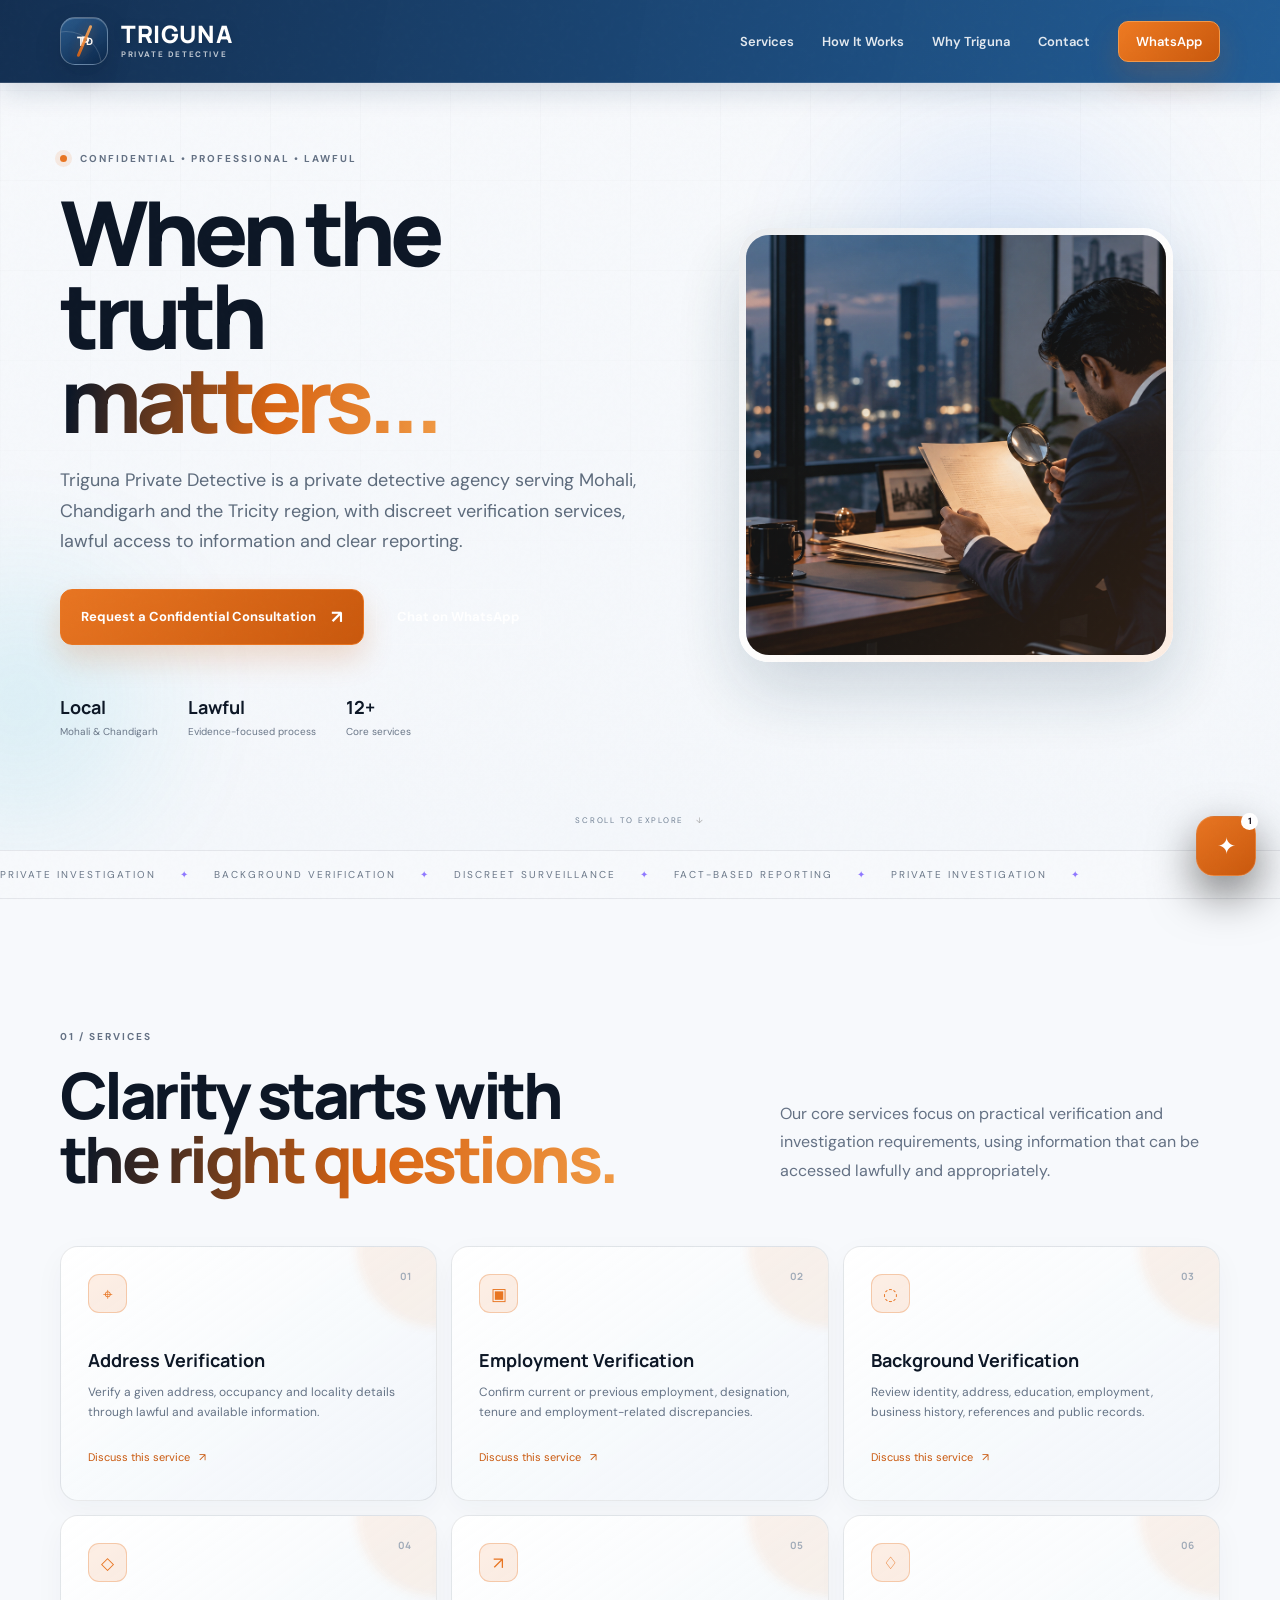
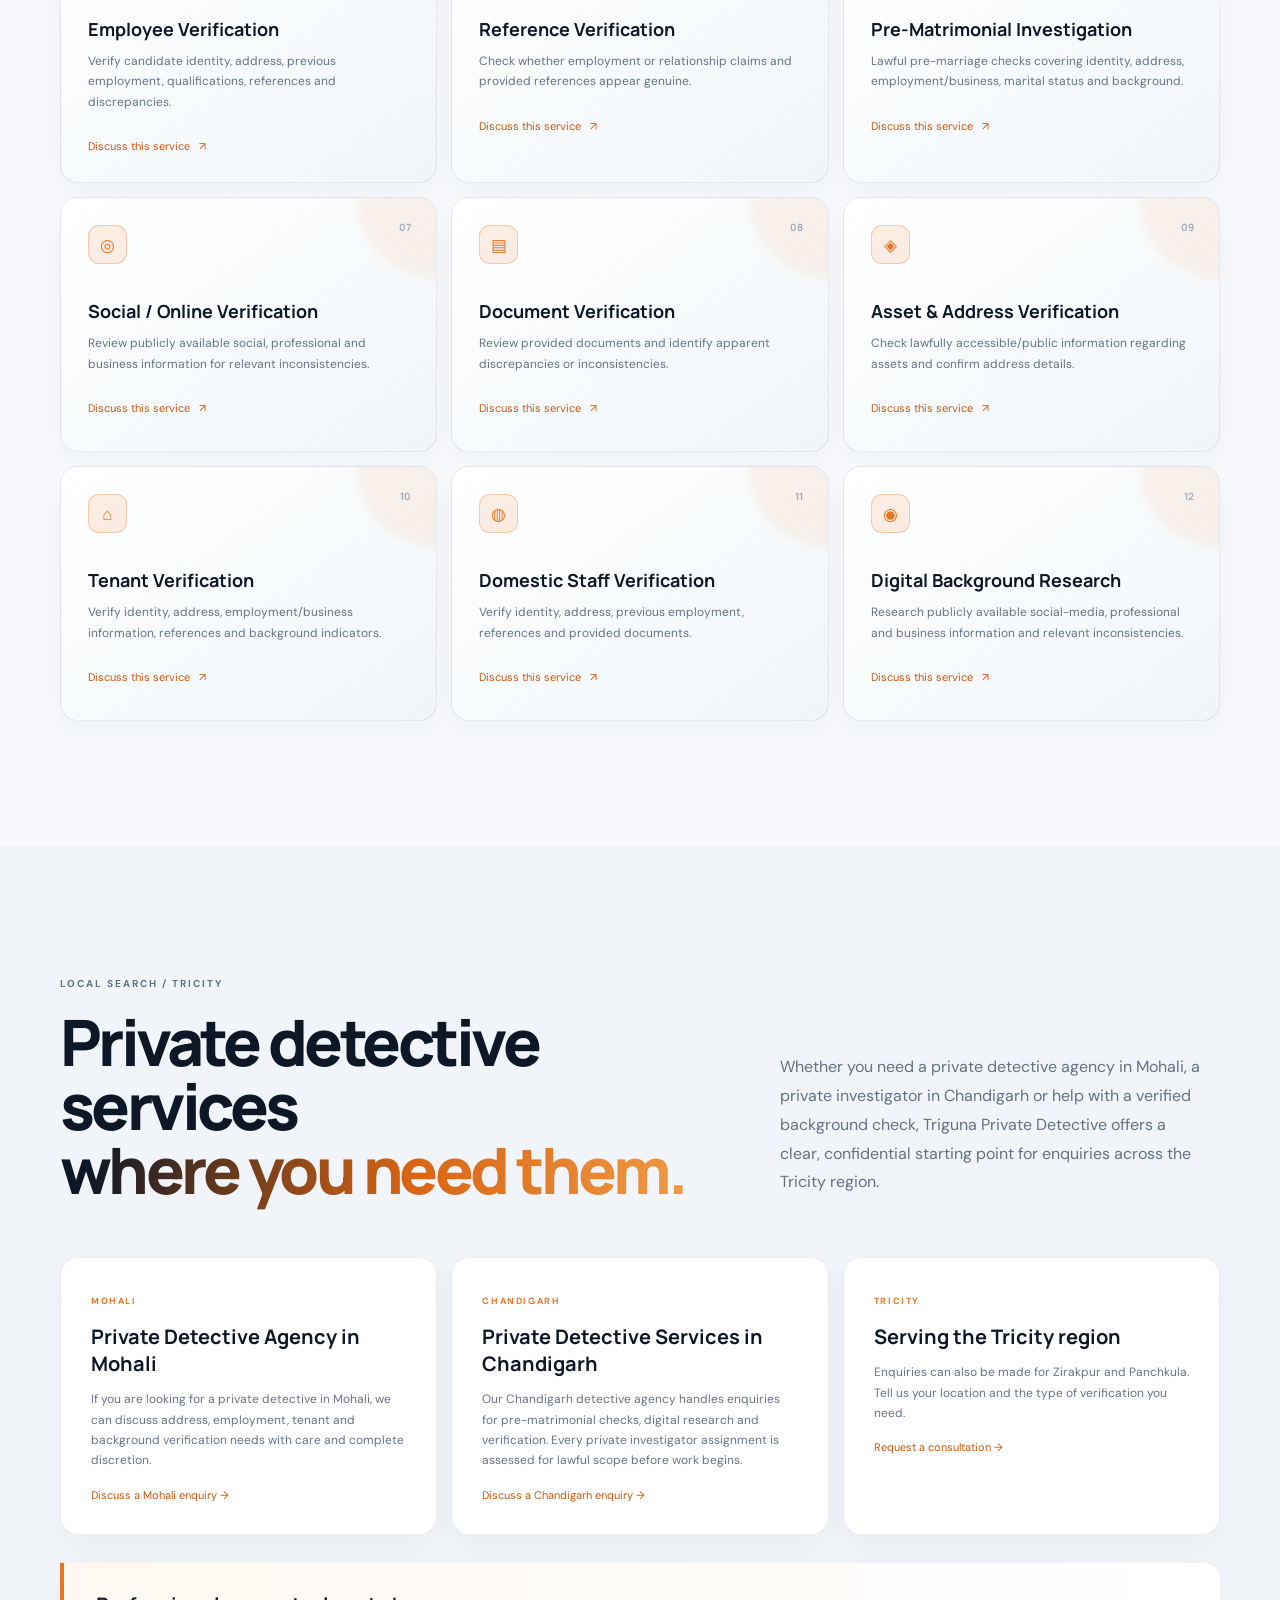
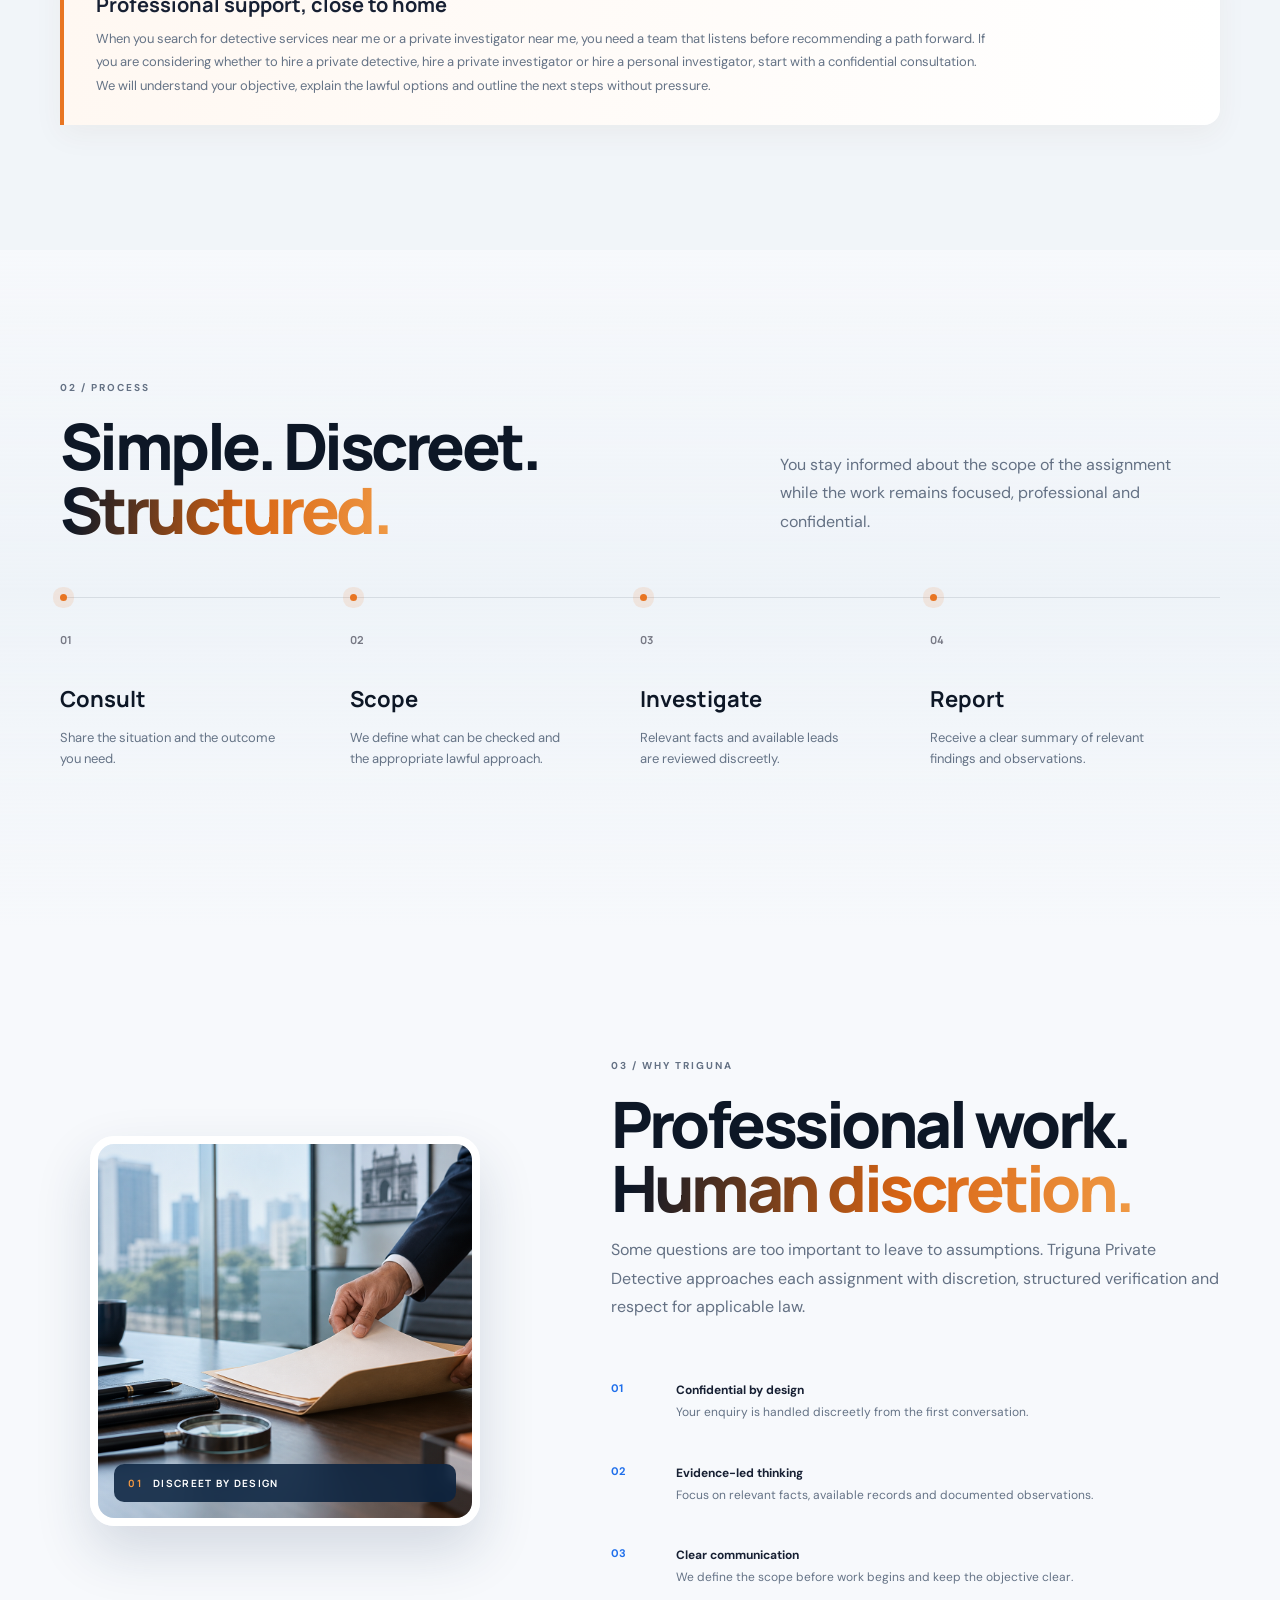
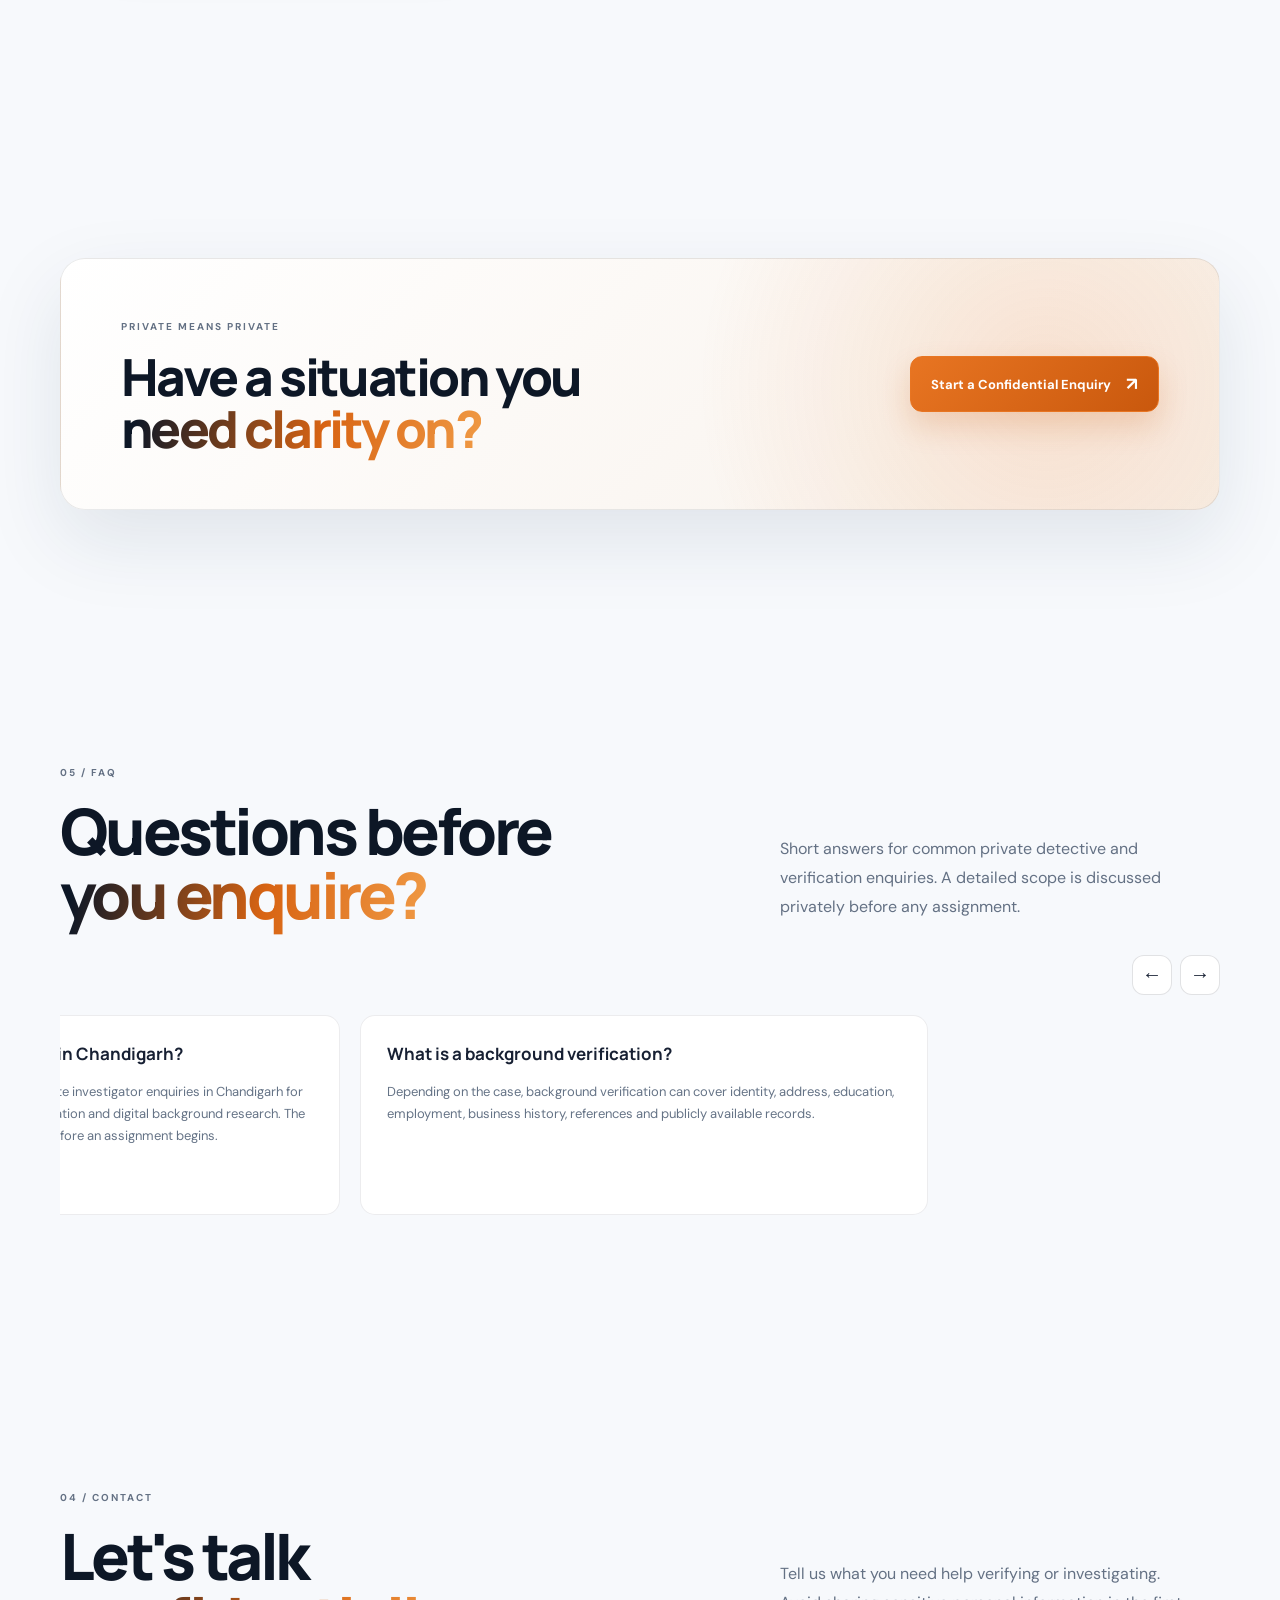
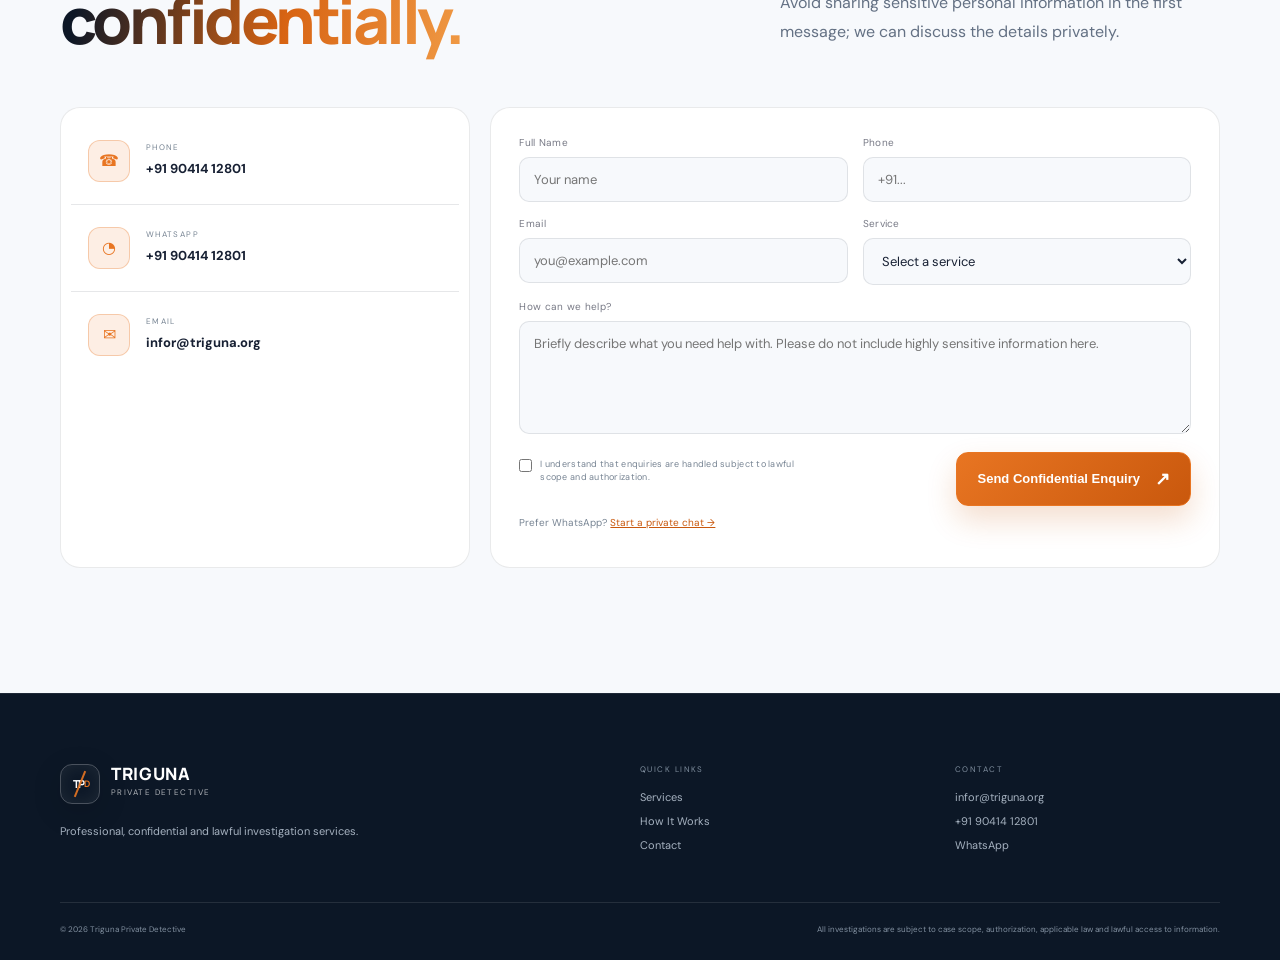
<file: index.html>
<!DOCTYPE html>
<html lang="en">
<head>
  <meta charset="UTF-8">
  <meta name="viewport" content="width=device-width, initial-scale=1.0">
  <meta name="description" content="Triguna Private Detective provides confidential private detective, private investigator, background verification and investigation services in Mohali, Chandigarh and Tricity. Contact infor@triguna.org.">
  <meta name="theme-color" content="#1f6feb">
  <title>Private Detective Agency in Mohali & Chandigarh | Triguna Private Detective</title>
  <meta name="robots" content="index, follow, max-image-preview:large">
  <meta name="author" content="Triguna Private Detective">
  <meta name="keywords" content="private detective agency Mohali, private detective Mohali, private detective Chandigarh, private detective agency Chandigarh, private investigator Chandigarh, detective services in Chandigarh, Chandigarh detective agency, hire a private detective, detective services near me, private investigator near me, verified background check">
  <link rel="canonical" href="https://www.triguna.org/">
  <meta property="og:type" content="website">
  <meta property="og:title" content="Triguna Private Detective | Mohali & Chandigarh">
  <meta property="og:description" content="Confidential private detective, background verification and investigation services in Mohali, Chandigarh and the Tricity region.">
  <meta property="og:url" content="https://www.triguna.org/">
  <meta property="og:site_name" content="Triguna Private Detective">
  <script type="application/ld+json">
  {
    "@context":"https://schema.org",
    "@type":"ProfessionalService",
    "name":"Triguna Private Detective",
    "url":"https://www.triguna.org/",
    "email":"infor@triguna.org",
    "telephone":"+91 90414 12801",
    "areaServed":[
      {"@type":"City","name":"Mohali"},
      {"@type":"City","name":"Chandigarh"},
      {"@type":"City","name":"Zirakpur"},
      {"@type":"City","name":"Panchkula"}
    ],
    "serviceType":[
      "Private Detective Agency","Private Investigator Services","Background Verification",
      "Employment Verification","Address Verification","Pre-Matrimonial Investigation",
      "Document Verification","Tenant Verification","Digital Background Research"
    ]
  }
  </script>

  <link rel="preconnect" href="https://fonts.googleapis.com">
  <link rel="preconnect" href="https://fonts.gstatic.com" crossorigin>
  <link href="https://fonts.googleapis.com/css2?family=DM+Sans:wght@400;500;600;700&family=Manrope:wght@600;700;800&display=swap" rel="stylesheet">
  <link rel="stylesheet" href="styles.css">
</head>
<body>
  <div class="noise"></div>
  <div class="cursor-glow"></div>

  <header class="site-header" id="top">
    <div class="container nav-wrap">
      <a class="brand" href="#top" aria-label="Triguna Private Detective home">
        <span class="brand-mark"><span>T</span><i></i><span>P</span><b>D</b></span>
        <span class="brand-text">
          <strong>TRIGUNA</strong>
          <small>PRIVATE DETECTIVE</small>
        </span>
      </a>
      <button class="menu-toggle" aria-label="Open navigation"><span></span><span></span><span></span></button>
      <nav class="nav">
        <a href="#services">Services</a>
        <a href="#process">How It Works</a>
        <a href="#about">Why Triguna</a>
        <a href="#contact">Contact</a>
        <a class="nav-cta" href="https://wa.me/919041412801?text=Hello%20Triguna%20Private%20Detective%2C%20I%20would%20like%20a%20confidential%20consultation." target="_blank" rel="noopener">WhatsApp</a>
      </nav>
    </div>
  </header>

  <main>
    <section class="hero">
      <div class="hero-orb orb-one"></div>
      <div class="hero-orb orb-two"></div>
      <div class="grid-lines"></div>
      <div class="container hero-grid">
        <div class="hero-copy reveal">
          <div class="eyebrow"><span class="pulse"></span> CONFIDENTIAL • PROFESSIONAL • LAWFUL</div>
          <h1>When the truth<br><em>matters...</em><span class="dot"></span></h1>
          <p class="hero-lead">Triguna Private Detective is a private detective agency serving Mohali, Chandigarh and the Tricity region, with discreet verification services, lawful access to information and clear reporting.</p>
          <div class="hero-actions">
            <a class="btn btn-primary" href="#contact">Request a Confidential Consultation <span>↗</span></a>
            <a class="btn btn-ghost" href="https://wa.me/919041412801?text=Hello%20Triguna%20Private%20Detective%2C%20I%20need%20a%20confidential%20consultation." target="_blank" rel="noopener">Chat on WhatsApp</a>
          </div>
          <div class="trust-row">
            <div><strong>Local</strong><span>Mohali & Chandigarh</span></div>
            <div><strong>Lawful</strong><span>Evidence-focused process</span></div>
            <div><strong>12+</strong><span>Core services</span></div>
          </div>
        </div>

        <div class="hero-visual reveal">
          <div class="scene">
            <img class="hero-photo" src="tmc-detective-hero.png" alt="Professional private detective reviewing a confidential case file">
            <div class="ring ring-a"></div><div class="ring ring-b"></div>
            <div class="glass-card main-card">
              <div class="card-top"><span class="mini-dot"></span><span>CASE // PRIVATE</span><span class="case-code">TPD—01</span></div>
              <div class="lens"><div class="lens-core"></div><div class="scan"></div></div>
              <div class="signal"><span></span><span></span><span></span><span></span><span></span></div>
              <div class="card-meta"><div><small>STATUS</small><strong>DISCREET</strong></div><div><small>METHOD</small><strong>VERIFIED</strong></div></div>
            </div>
            <div class="float-tag tag-one">IDENTITY <b>✓</b></div>
            <div class="float-tag tag-two">FACTS <b>↗</b></div>
            <div class="float-tag tag-three">PRIVACY <b>◉</b></div>
          </div>
        </div>
      </div>
      <div class="scroll-note">SCROLL TO EXPLORE <span>↓</span></div>
    </section>

    <section class="ticker"><div class="ticker-track"><span>PRIVATE INVESTIGATION</span><i>✦</i><span>BACKGROUND VERIFICATION</span><i>✦</i><span>DISCREET SURVEILLANCE</span><i>✦</i><span>FACT-BASED REPORTING</span><i>✦</i><span>PRIVATE INVESTIGATION</span><i>✦</i></div></section>

    <section class="section services-section" id="services">
      <div class="container">
        <div class="section-head reveal">
          <div><span class="eyebrow">01 / SERVICES</span><h2>Clarity starts with<br><em>the right questions.</em></h2></div>
          <p>Our core services focus on practical verification and investigation requirements, using information that can be accessed lawfully and appropriately.</p>
        </div>
        <div class="services-grid">
          <article class="service-card reveal">
            <div class="service-number">01</div>
            <div class="service-icon">⌖</div>
            <h3>Address Verification</h3>
            <p>Verify a given address, occupancy and locality details through lawful and available information.</p>
            <a href="#contact" data-service="Address Verification">Discuss this service <span>↗</span></a>
          </article><article class="service-card reveal">
            <div class="service-number">02</div>
            <div class="service-icon">▣</div>
            <h3>Employment Verification</h3>
            <p>Confirm current or previous employment, designation, tenure and employment-related discrepancies.</p>
            <a href="#contact" data-service="Employment Verification">Discuss this service <span>↗</span></a>
          </article><article class="service-card reveal">
            <div class="service-number">03</div>
            <div class="service-icon">◌</div>
            <h3>Background Verification</h3>
            <p>Review identity, address, education, employment, business history, references and public records.</p>
            <a href="#contact" data-service="Background Verification">Discuss this service <span>↗</span></a>
          </article><article class="service-card reveal">
            <div class="service-number">04</div>
            <div class="service-icon">◇</div>
            <h3>Employee Verification</h3>
            <p>Verify candidate identity, address, previous employment, qualifications, references and discrepancies.</p>
            <a href="#contact" data-service="Employee Verification">Discuss this service <span>↗</span></a>
          </article><article class="service-card reveal">
            <div class="service-number">05</div>
            <div class="service-icon">↗</div>
            <h3>Reference Verification</h3>
            <p>Check whether employment or relationship claims and provided references appear genuine.</p>
            <a href="#contact" data-service="Reference Verification">Discuss this service <span>↗</span></a>
          </article><article class="service-card reveal">
            <div class="service-number">06</div>
            <div class="service-icon">♢</div>
            <h3>Pre-Matrimonial Investigation</h3>
            <p>Lawful pre-marriage checks covering identity, address, employment/business, marital status and background.</p>
            <a href="#contact" data-service="Pre-Matrimonial Investigation">Discuss this service <span>↗</span></a>
          </article><article class="service-card reveal">
            <div class="service-number">07</div>
            <div class="service-icon">◎</div>
            <h3>Social / Online Verification</h3>
            <p>Review publicly available social, professional and business information for relevant inconsistencies.</p>
            <a href="#contact" data-service="Social / Online Verification">Discuss this service <span>↗</span></a>
          </article><article class="service-card reveal">
            <div class="service-number">08</div>
            <div class="service-icon">▤</div>
            <h3>Document Verification</h3>
            <p>Review provided documents and identify apparent discrepancies or inconsistencies.</p>
            <a href="#contact" data-service="Document Verification">Discuss this service <span>↗</span></a>
          </article><article class="service-card reveal">
            <div class="service-number">09</div>
            <div class="service-icon">◈</div>
            <h3>Asset & Address Verification</h3>
            <p>Check lawfully accessible/public information regarding assets and confirm address details.</p>
            <a href="#contact" data-service="Asset & Address Verification">Discuss this service <span>↗</span></a>
          </article><article class="service-card reveal">
            <div class="service-number">10</div>
            <div class="service-icon">⌂</div>
            <h3>Tenant Verification</h3>
            <p>Verify identity, address, employment/business information, references and background indicators.</p>
            <a href="#contact" data-service="Tenant Verification">Discuss this service <span>↗</span></a>
          </article><article class="service-card reveal">
            <div class="service-number">11</div>
            <div class="service-icon">◍</div>
            <h3>Domestic Staff Verification</h3>
            <p>Verify identity, address, previous employment, references and provided documents.</p>
            <a href="#contact" data-service="Domestic Staff Verification">Discuss this service <span>↗</span></a>
          </article><article class="service-card reveal">
            <div class="service-number">12</div>
            <div class="service-icon">◉</div>
            <h3>Digital Background Research</h3>
            <p>Research publicly available social-media, professional and business information and relevant inconsistencies.</p>
            <a href="#contact" data-service="Digital Background Research">Discuss this service <span>↗</span></a>
          </article>
        </div>
      </div>
    </section>


    <section class="section local-section" id="areas">
      <div class="container">
        <div class="section-head reveal">
          <div><span class="eyebrow">LOCAL SEARCH / TRICITY</span><h2>Private detective services<br><em>where you need them.</em></h2></div>
          <p>Whether you need a private detective agency in Mohali, a private investigator in Chandigarh or help with a verified background check, Triguna Private Detective offers a clear, confidential starting point for enquiries across the Tricity region.</p>
        </div>
        <div class="local-grid">
          <article class="local-card reveal"><span>MOHALI</span><h3>Private Detective Agency in Mohali</h3><p>If you are looking for a private detective in Mohali, we can discuss address, employment, tenant and background verification needs with care and complete discretion.</p><a href="#contact">Discuss a Mohali enquiry →</a></article>
          <article class="local-card reveal"><span>CHANDIGARH</span><h3>Private Detective Services in Chandigarh</h3><p>Our Chandigarh detective agency handles enquiries for pre-matrimonial checks, digital research and verification. Every private investigator assignment is assessed for lawful scope before work begins.</p><a href="#contact">Discuss a Chandigarh enquiry →</a></article>
          <article class="local-card reveal"><span>TRICITY</span><h3>Serving the Tricity region</h3><p>Enquiries can also be made for Zirakpur and Panchkula. Tell us your location and the type of verification you need.</p><a href="#contact">Request a consultation →</a></article>
        </div>
        <div class="local-note reveal">
          <h3>Professional support, close to home</h3>
          <p>When you search for detective services near me or a private investigator near me, you need a team that listens before recommending a path forward. If you are considering whether to hire a private detective, hire a private investigator or hire a personal investigator, start with a confidential consultation. We will understand your objective, explain the lawful options and outline the next steps without pressure.</p>
        </div>
      </div>
    </section>

    <section class="section process-section" id="process">
      <div class="container">
        <div class="section-head reveal">
          <div><span class="eyebrow">02 / PROCESS</span><h2>Simple. Discreet.<br><em>Structured.</em></h2></div>
          <p>You stay informed about the scope of the assignment while the work remains focused, professional and confidential.</p>
        </div>
        <div class="process-line">
          <div class="process-step reveal"><span>01</span><h3>Consult</h3><p>Share the situation and the outcome you need.</p></div>
          <div class="process-step reveal"><span>02</span><h3>Scope</h3><p>We define what can be checked and the appropriate lawful approach.</p></div>
          <div class="process-step reveal"><span>03</span><h3>Investigate</h3><p>Relevant facts and available leads are reviewed discreetly.</p></div>
          <div class="process-step reveal"><span>04</span><h3>Report</h3><p>Receive a clear summary of relevant findings and observations.</p></div>
        </div>
      </div>
    </section>

    <section class="section about-section" id="about">
      <div class="container about-grid">
        <div class="about-visual reveal">
          <div class="about-photo-frame">
            <img src="tmc-investigation-desk.png" alt="Professional desk used for discreet verification work" loading="lazy">
            <div class="photo-caption"><span>01</span> DISCREET BY DESIGN</div>
          </div>
        </div>
        <div class="about-copy reveal">
          <span class="eyebrow">03 / WHY TRIGUNA</span>
          <h2>Professional work.<br><em>Human discretion.</em></h2>
          <p class="large">Some questions are too important to leave to assumptions. Triguna Private Detective approaches each assignment with discretion, structured verification and respect for applicable law.</p>
          <div class="feature-list">
            <div><b>01</b><span><strong>Confidential by design</strong> Your enquiry is handled discreetly from the first conversation.</span></div>
            <div><b>02</b><span><strong>Evidence-led thinking</strong> Focus on relevant facts, available records and documented observations.</span></div>
            <div><b>03</b><span><strong>Clear communication</strong> We define the scope before work begins and keep the objective clear.</span></div>
          </div>
        </div>
      </div>
    </section>

    <section class="section cta-section">
      <div class="container cta-box reveal">
        <div><span class="eyebrow">PRIVATE MEANS PRIVATE</span><h2>Have a situation you<br><em>need clarity on?</em></h2></div>
        <a class="btn btn-primary" href="#contact">Start a Confidential Enquiry <span>↗</span></a>
      </div>
    </section>


    <section class="section faq-section" id="faq">
      <div class="container">
        <div class="section-head reveal">
          <div><span class="eyebrow">05 / FAQ</span><h2>Questions before<br><em>you enquire?</em></h2></div>
          <p>Short answers for common private detective and verification enquiries. A detailed scope is discussed privately before any assignment.</p>
        </div>
        <div class="faq-slider-controls reveal" aria-label="FAQ slider controls">
          <button type="button" class="faq-slider-button" data-faq-slide="prev" aria-label="Previous FAQ">←</button>
          <button type="button" class="faq-slider-button" data-faq-slide="next" aria-label="Next FAQ">→</button>
        </div>
        <div class="faq-grid" id="faqSlider">
          <article class="faq-item reveal"><h3>How do I hire a private detective?</h3><p>Start with a confidential enquiry through the form, phone or WhatsApp. Share only the basic situation initially; the team can then discuss the lawful scope, required information and next steps.</p></article>
          <article class="faq-item reveal"><h3>Do you provide private detective services in Mohali?</h3><p>Yes. The website is designed for enquiries in Mohali and the wider Tricity region, including Chandigarh, Zirakpur and Panchkula.</p></article>
          <article class="faq-item reveal"><h3>Can I hire a private investigator in Chandigarh?</h3><p>Yes. Triguna Private Detective accepts private investigator enquiries in Chandigarh for lawful verification, pre-matrimonial investigation and digital background research. The appropriate scope is confirmed privately before an assignment begins.</p></article>
          <article class="faq-item reveal"><h3>What is a background verification?</h3><p>Depending on the case, background verification can cover identity, address, education, employment, business history, references and publicly available records.</p></article>
          <article class="faq-item reveal"><h3>Can I request a verified background check?</h3><p>Yes. Tell us what needs to be verified and the purpose of the enquiry. We will explain what information can be checked lawfully and what documentation may be required.</p></article>
        </div>
      </div>
    </section>

    <section class="section contact-section" id="contact">
      <div class="container">
        <div class="section-head reveal">
          <div><span class="eyebrow">04 / CONTACT</span><h2>Let's talk<br><em>confidentially.</em></h2></div>
          <p>Tell us what you need help verifying or investigating. Avoid sharing sensitive personal information in the first message; we can discuss the details privately.</p>
        </div>
        <div class="contact-grid">
          <div class="contact-info reveal">
            <a class="contact-item" href="tel:+919041412801"><span class="contact-icon">☎</span><div><small>PHONE</small><strong>+91 90414 12801</strong></div></a>
            <a class="contact-item" href="https://wa.me/919041412801" target="_blank" rel="noopener"><span class="contact-icon">◔</span><div><small>WHATSAPP</small><strong>+91 90414 12801</strong></div></a>
            <a class="contact-item" href="mailto:infor@triguna.org"><span class="contact-icon">✉</span><div><small>EMAIL</small><strong>infor@triguna.org</strong></div></a>
          </div>

          <form class="contact-form reveal" id="contactForm" action="contact.php" method="POST">
            <input type="hidden" name="selected_service" id="selectedService">
            <div class="form-row">
              <label>Full Name<input type="text" name="name" placeholder="Your name" required></label>
              <label>Phone<input type="tel" name="phone" placeholder="+91..." required></label>
            </div>
            <div class="form-row">
              <label>Email<input type="email" name="email" placeholder="you@example.com"></label>
              <label>Service<select name="service" id="serviceSelect" required><option value="">Select a service</option><option>Address Verification</option><option>Employment Verification</option><option>Background Verification</option><option>Employee Verification</option><option>Reference Verification</option><option>Pre-Matrimonial Investigation</option><option>Social / Online Verification</option><option>Document Verification</option><option>Asset & Address Verification</option><option>Tenant Verification</option><option>Domestic Staff Verification</option><option>Digital Background Research</option><option>Other / Not sure</option></select></label>
            </div>
            <label>How can we help?<textarea name="message" rows="5" placeholder="Briefly describe what you need help with. Please do not include highly sensitive information here." required></textarea></label>
            <div class="form-bottom"><label class="check"><input type="checkbox" required> <span>I understand that enquiries are handled subject to lawful scope and authorization.</span></label><button class="btn btn-primary" type="submit">Send Confidential Enquiry <span>↗</span></button></div>
            <p class="form-note" id="formNote">Prefer WhatsApp? <a href="https://wa.me/919041412801" target="_blank" rel="noopener">Start a private chat →</a></p>
          </form>
        </div>

      </div>
    </section>
  </main>

  <footer class="footer">
    <div class="container footer-grid">
      <div><a class="brand" href="#top"><span class="brand-mark"><span>T</span><i></i><span>P</span><b>D</b></span><span class="brand-text"><strong>TRIGUNA</strong><small>PRIVATE DETECTIVE</small></span></a><p>Professional, confidential and lawful investigation services.</p></div>
      <div><small>QUICK LINKS</small><a href="#services">Services</a><a href="#process">How It Works</a><a href="#contact">Contact</a></div>
      <div><small>CONTACT</small><a href="mailto:infor@triguna.org">infor@triguna.org</a><a href="tel:+919041412801">+91 90414 12801</a><a href="https://wa.me/919041412801" target="_blank" rel="noopener">WhatsApp</a></div>
    </div>
    <div class="container footer-bottom"><span>© 2026 Triguna Private Detective</span><span>All investigations are subject to case scope, authorization, applicable law and lawful access to information.</span></div>
  </footer>

  <button class="chat-launcher" id="chatLauncher" aria-label="Open Triguna Private Detective Assistant"><span>✦</span><i>1</i></button>
  <div class="chatbot" id="chatbot" aria-hidden="true">
    <div class="chat-head"><div><strong>Triguna Assistant</strong><small>Usually replies instantly</small></div><button id="chatClose" aria-label="Close chatbot">×</button></div>
    <div class="chat-messages" id="chatMessages"><div class="bot-msg">Hello. I’m the Triguna Assistant. How can I help you today?</div></div>
    <div class="chat-quick">
      <button data-q="What services do you provide?">Services</button>
      <button data-q="I want a confidential consultation.">Consultation</button>
      <button data-q="How can I contact you?">Contact</button>
    </div>
    <form id="chatForm"><input id="chatInput" autocomplete="off" placeholder="Type your question..."><button aria-label="Send">↑</button></form>
  </div>

  <div class="success-modal" id="successModal" role="dialog" aria-modal="true" aria-labelledby="successTitle" aria-hidden="true">
    <div class="success-modal__backdrop" data-close-modal></div>
    <div class="success-modal__card">
      <button class="success-modal__close" type="button" aria-label="Close confirmation" data-close-modal>&times;</button>
      <div class="success-modal__icon">&#10003;</div>
      <span class="eyebrow">CONFIDENTIAL ENQUIRY</span>
      <h2 id="successTitle">Thank you!</h2>
      <p>Your confidential enquiry has been received. We will connect with you soon.</p>
      <button class="btn btn-primary" type="button" data-close-modal>Done <span>&rarr;</span></button>
    </div>
  </div>


  <script type="application/ld+json">
  {
    "@context":"https://schema.org","@type":"FAQPage",
    "mainEntity":[
      {"@type":"Question","name":"How do I hire a private detective?","acceptedAnswer":{"@type":"Answer","text":"Start with a confidential enquiry through the form, phone or WhatsApp. Share only the basic situation initially; the team can then discuss the lawful scope, required information and next steps."}},
      {"@type":"Question","name":"Do you provide private detective services in Mohali?","acceptedAnswer":{"@type":"Answer","text":"Yes. The website is designed for enquiries in Mohali and the wider Tricity region, including Chandigarh, Zirakpur and Panchkula."}},
      {"@type":"Question","name":"What is a background verification?","acceptedAnswer":{"@type":"Answer","text":"Depending on the case, background verification can cover identity, address, education, employment, business history, references and publicly available records."}},
      {"@type":"Question","name":"Can I request a verified background check?","acceptedAnswer":{"@type":"Answer","text":"Yes. Tell us what needs to be verified and the purpose of the enquiry. We will explain what information can be checked lawfully and what documentation may be required."}}
    ]
  }
  </script>

  <script src="script.js"></script>
</body>
</html>
</file>
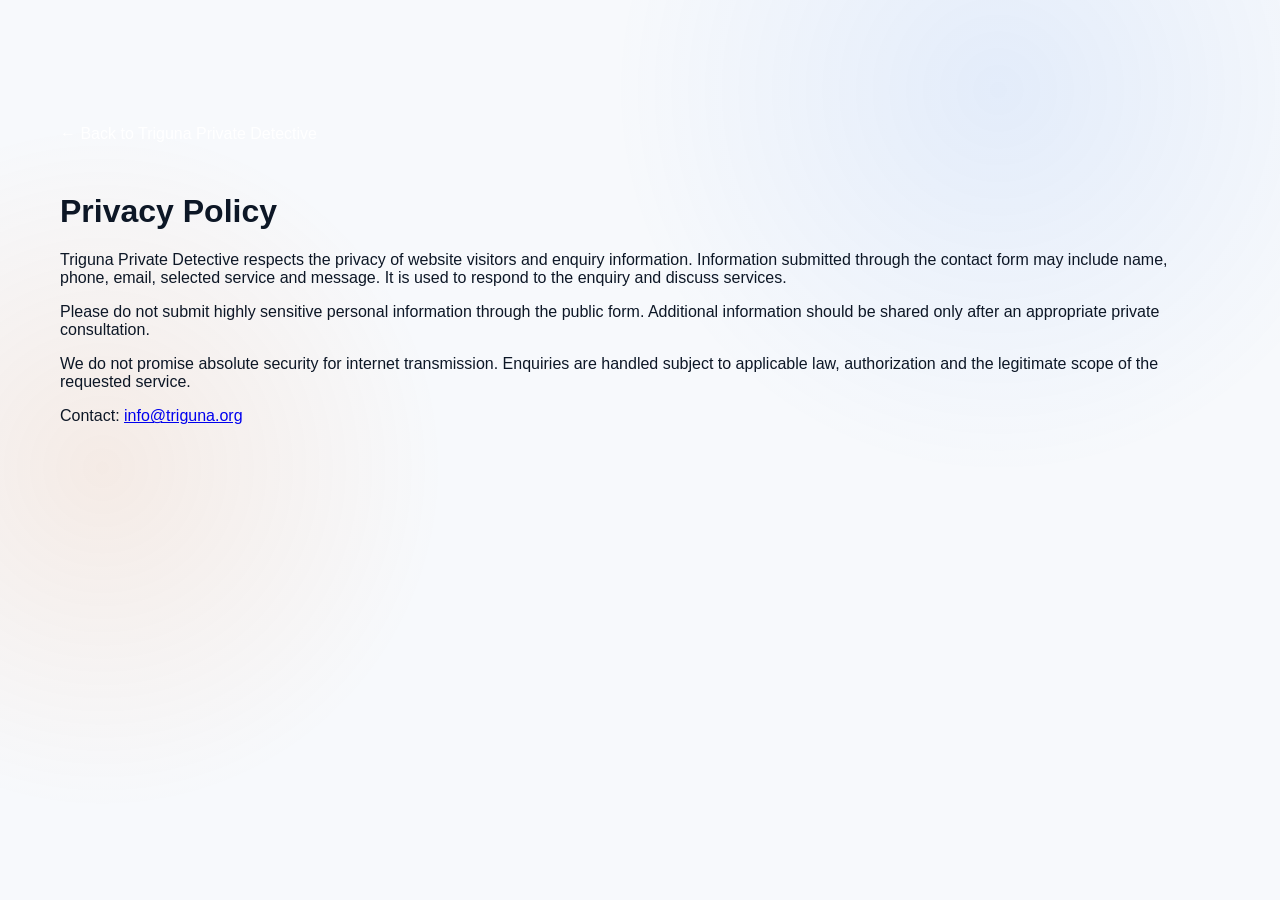
<file: privacy-policy.html>
<!doctype html><html lang="en"><head><meta charset="utf-8"><meta name="viewport" content="width=device-width,initial-scale=1"><title>Privacy Policy | Triguna Private Detective</title><link rel="stylesheet" href="styles.css"></head><body><main class="section"><div class="container"><a class="brand" href="index.html">← Back to Triguna Private Detective</a><h1 style="margin-top:50px">Privacy Policy</h1><p>Triguna Private Detective respects the privacy of website visitors and enquiry information. Information submitted through the contact form may include name, phone, email, selected service and message. It is used to respond to the enquiry and discuss services.</p><p>Please do not submit highly sensitive personal information through the public form. Additional information should be shared only after an appropriate private consultation.</p><p>We do not promise absolute security for internet transmission. Enquiries are handled subject to applicable law, authorization and the legitimate scope of the requested service.</p><p>Contact: <a href="mailto:info@triguna.org">info@triguna.org</a></p></div></main></body></html>
</file>
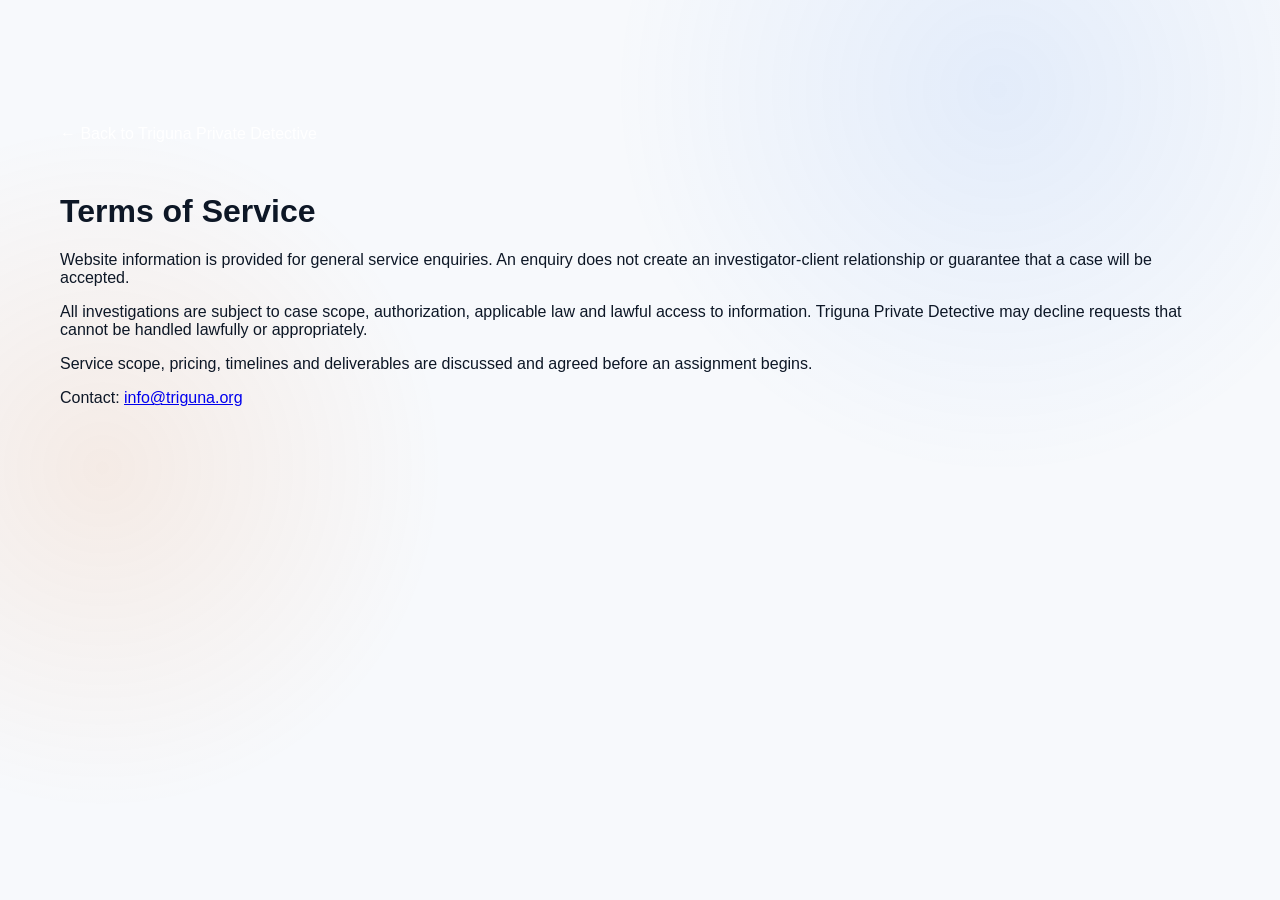
<file: terms.html>
<!doctype html><html lang="en"><head><meta charset="utf-8"><meta name="viewport" content="width=device-width,initial-scale=1"><title>Terms | Triguna Private Detective</title><link rel="stylesheet" href="styles.css"></head><body><main class="section"><div class="container"><a class="brand" href="index.html">← Back to Triguna Private Detective</a><h1 style="margin-top:50px">Terms of Service</h1><p>Website information is provided for general service enquiries. An enquiry does not create an investigator-client relationship or guarantee that a case will be accepted.</p><p>All investigations are subject to case scope, authorization, applicable law and lawful access to information. Triguna Private Detective may decline requests that cannot be handled lawfully or appropriately.</p><p>Service scope, pricing, timelines and deliverables are discussed and agreed before an assignment begins.</p><p>Contact: <a href="mailto:info@triguna.org">info@triguna.org</a></p></div></main></body></html>
</file>
<file: styles.css>
*{box-sizing:border-box}html{scroll-behavior:smooth}body{margin:0;background:#f7f9fc;color:#0d1726;font-family:"DM Sans",sans-serif;overflow-x:hidden}body:before{content:"";position:fixed;inset:0;background:radial-gradient(circle at 75% 12%,rgba(125,92,255,.10),transparent 30%),radial-gradient(circle at 15% 55%,rgba(0,213,255,.06),transparent 28%);pointer-events:none;z-index:-2}.noise{position:fixed;inset:0;opacity:.025;pointer-events:none;z-index:100;background-image:url("data:image/svg+xml,%3Csvg viewBox='0 0 180 180' xmlns='http://www.w3.org/2000/svg'%3E%3Cfilter id='n'%3E%3CfeTurbulence type='fractalNoise' baseFrequency='.9' numOctaves='4' stitchTiles='stitch'/%3E%3C/filter%3E%3Crect width='100%25' height='100%25' filter='url(%23n)' opacity='.5'/%3E%3C/svg%3E")}.container{width:min(1160px,calc(100% - 48px));margin:auto}.site-header{position:fixed;top:0;left:0;right:0;z-index:50;background:rgba(7,8,13,.64);backdrop-filter:blur(18px);border-bottom:1px solid rgba(255,255,255,.07)}.nav-wrap{height:82px;display:flex;align-items:center;justify-content:space-between}.brand{display:flex;align-items:center;gap:11px;color:#ffffff;text-decoration:none}.brand-mark{width:40px;height:40px;border:1px solid rgba(255,255,255,.2);border-radius:12px;display:flex;align-items:center;justify-content:center;font-family:Manrope;font-size:11px;font-weight:800;letter-spacing:-2px;position:relative;box-shadow:inset 0 0 20px rgba(255,255,255,.04),0 8px 30px rgba(0,0,0,.2)}.brand-mark i{position:absolute;width:2px;height:28px;background:#1f6feb;transform:rotate(22deg);opacity:.9}.brand-mark b{font-size:9px;color:#1f6feb;margin-left:1px}.brand-text{display:flex;flex-direction:column}.brand-text strong{font:800 17px/1 Manrope;letter-spacing:.04em}.brand-text small{font-size:7px;letter-spacing:.18em;color:#6b7788;margin-top:5px}.nav{display:flex;align-items:center;gap:28px}.nav a{color:#596779;text-decoration:none;font-size:13px;font-weight:600;transition:.25s}.nav a:hover{color:#ffffff}.nav .nav-cta{color:#ffffff;border:1px solid rgba(255,255,255,.16);padding:11px 17px;border-radius:10px;background:rgba(255,255,255,.06)}.menu-toggle{display:none;background:none;border:0}.hero{min-height:850px;position:relative;display:flex;align-items:center;padding:120px 0 80px;overflow:hidden}.grid-lines{position:absolute;inset:0;opacity:.18;background-image:linear-gradient(rgba(255,255,255,.045) 1px,transparent 1px),linear-gradient(90deg,rgba(255,255,255,.045) 1px,transparent 1px);background-size:90px 90px;mask-image:linear-gradient(to bottom,black,transparent 85%)}.hero-grid{display:grid;grid-template-columns:1.05fr .95fr;align-items:center;gap:50px;position:relative;z-index:2}.eyebrow{font-size:10px;letter-spacing:.2em;color:#647184;font-weight:700}.pulse{display:inline-block;width:7px;height:7px;border-radius:50%;background:#9d7cff;box-shadow:0 0 0 5px rgba(157,124,255,.1);margin-right:9px}.hero h1{font:800 clamp(58px,7vw,96px)/.93 Manrope;margin:25px 0;color:#ffffff;letter-spacing:-.065em}.hero h1 em,.section-head h2 em,.about-copy h2 em,.cta-box h2 em{font-style:normal;background:linear-gradient(100deg,#ffffff,#1f6feb 45%,#11a8c8);-webkit-background-clip:text;background-clip:text;color:transparent}.dot{color:#1f6feb}.hero-lead{max-width:580px;color:#5d6b7c;font-size:18px;line-height:1.7}.hero-actions{display:flex;gap:12px;flex-wrap:wrap;margin:32px 0}.btn{display:inline-flex;align-items:center;justify-content:center;gap:15px;padding:15px 20px;border-radius:12px;text-decoration:none;font-weight:700;font-size:13px;border:1px solid transparent;cursor:pointer}.btn span{font-size:18px}.btn-primary{background:#ffffff;color:#ffffff;box-shadow:0 15px 40px rgba(255,255,255,.10)}.btn-primary:hover{transform:translateY(-2px);box-shadow:0 20px 50px rgba(255,255,255,.16)}.btn-ghost{color:#ffffff;border-color:rgba(255,255,255,.14);background:rgba(255,255,255,.035)}.trust-row{display:flex;gap:30px;margin-top:50px}.trust-row div{display:flex;flex-direction:column;gap:6px}.trust-row strong{font:700 18px Manrope}.trust-row span{font-size:10px;color:#697789}.hero-visual{height:520px;display:grid;place-items:center}.scene{width:470px;height:470px;position:relative;perspective:1000px}.ring{position:absolute;inset:50%;border:1px solid rgba(167,139,250,.28);border-radius:50%;transform-style:preserve-3d}.ring-a{width:390px;height:390px;margin:-195px;transform:rotateX(68deg) rotateZ(16deg);box-shadow:0 0 80px rgba(120,91,255,.10);animation:spin 18s linear infinite}.ring-b{width:310px;height:310px;margin:-155px;transform:rotateY(68deg) rotateZ(-25deg);border-color:rgba(105,225,255,.2);animation:spin 14s linear infinite reverse}.glass-card{background:linear-gradient(145deg,rgba(255,255,255,.11),rgba(255,255,255,.025));border:1px solid rgba(255,255,255,.17);box-shadow:0 35px 80px rgba(0,0,0,.45),inset 0 1px rgba(255,255,255,.12);backdrop-filter:blur(20px)}.main-card{position:absolute;width:300px;height:360px;left:85px;top:55px;border-radius:28px;padding:20px;transform:rotateY(-14deg) rotateX(8deg) rotateZ(2deg);animation:float 6s ease-in-out infinite}.card-top{display:flex;align-items:center;gap:7px;color:#888995;font-size:8px;letter-spacing:.16em}.mini-dot{width:6px;height:6px;border-radius:50%;background:#1f6feb}.case-code{margin-left:auto}.lens{height:190px;margin:27px 0 22px;border-radius:20px;background:radial-gradient(circle at 50% 48%,rgba(167,139,250,.25),transparent 23%),radial-gradient(circle at 50% 50%,#10131d 0 34%,#0f1724 35% 54%,#151822 55% 56%,#0b0d12 57%);position:relative;overflow:hidden;box-shadow:inset 0 0 50px #000}.lens:before{content:"";position:absolute;inset:20%;border:1px solid rgba(167,139,250,.35);border-radius:50%;box-shadow:0 0 50px rgba(167,139,250,.12)}.lens-core{position:absolute;width:50px;height:50px;border-radius:50%;left:calc(50% - 25px);top:calc(50% - 25px);background:radial-gradient(circle,#b9a4ff 0 3%,#312553 4% 25%,#111b2b 55%);box-shadow:0 0 35px #8b70ff55}.scan{position:absolute;height:1px;left:0;right:0;top:46%;background:linear-gradient(90deg,transparent,#9e86ff,transparent);animation:scan 2.6s ease-in-out infinite}.signal{height:30px;display:flex;align-items:end;gap:5px}.signal span{width:8px;border-radius:5px 5px 1px 1px;background:#8e75ff44}.signal span:nth-child(1){height:10px}.signal span:nth-child(2){height:18px}.signal span:nth-child(3){height:27px;background:#1f6feb}.signal span:nth-child(4){height:20px}.signal span:nth-child(5){height:13px}.card-meta{display:flex;justify-content:space-between;margin-top:20px}.card-meta div{display:flex;flex-direction:column;gap:5px}.card-meta small{font-size:7px;color:#778493;letter-spacing:.14em}.card-meta strong{font-size:10px;letter-spacing:.08em}.float-tag{position:absolute;padding:11px 13px;border:1px solid rgba(255,255,255,.13);background:rgba(12,13,20,.72);backdrop-filter:blur(15px);border-radius:10px;font-size:8px;letter-spacing:.15em;box-shadow:0 15px 30px #0004}.float-tag b{color:#1f6feb;margin-left:7px}.tag-one{top:70px;right:0}.tag-two{bottom:110px;left:0}.tag-three{bottom:45px;right:15px}.hero-orb{position:absolute;border-radius:50%;filter:blur(70px);opacity:.16}.orb-one{width:300px;height:300px;background:#1f6feb;top:140px;right:10%}.orb-two{width:240px;height:240px;background:#11a8c8;bottom:30px;left:-100px}.scroll-note{position:absolute;bottom:25px;left:50%;transform:translateX(-50%);font-size:8px;letter-spacing:.22em;color:#718094}.scroll-note span{margin-left:8px;color:#aaa}.ticker{border-block:1px solid rgba(255,255,255,.06);overflow:hidden;white-space:nowrap;padding:17px 0;color:#6a7788;font-size:10px;letter-spacing:.2em}.ticker-track{display:flex;gap:24px;width:max-content;animation:ticker 35s linear infinite}.ticker i{color:#8f78ff;font-style:normal}.section{padding:125px 0}.section-head{display:grid;grid-template-columns:1.2fr .8fr;gap:60px;align-items:end;margin-bottom:55px}.section-head h2,.about-copy h2{font:800 clamp(40px,5vw,66px)/1 Manrope;letter-spacing:-.055em;margin:18px 0 0}.section-head>p{color:#647184;line-height:1.8;max-width:420px;margin:0 0 5px}.services-grid{display:grid;grid-template-columns:repeat(3,1fr);gap:14px}.service-card{min-height:255px;padding:27px;border:1px solid rgba(255,255,255,.08);background:linear-gradient(145deg,rgba(255,255,255,.055),rgba(255,255,255,.018));border-radius:18px;position:relative;overflow:hidden;transition:.35s}.service-card:before{content:"";position:absolute;width:160px;height:160px;border-radius:50%;right:-80px;top:-80px;background:#1f6feb1a;filter:blur(5px);transition:.4s}.service-card:hover{transform:translateY(-7px);border-color:#1f6feb44;box-shadow:0 25px 60px #0005}.service-card:hover:before{transform:scale(1.8)}.service-number{position:absolute;top:22px;right:25px;color:#a1acb9;font:700 10px Manrope}.service-icon{width:39px;height:39px;border-radius:11px;border:1px solid #1f6feb33;display:grid;place-items:center;color:#1f6feb;background:#1f6feb0d;font-size:17px;margin-bottom:35px}.service-card h3{font:700 18px Manrope;margin:0 0 10px}.service-card p{font-size:12px;line-height:1.7;color:#657386;margin:0 0 22px}.service-card a{font-size:11px;color:#1f6feb;text-decoration:none}.service-card a span{margin-left:6px}.process-section{background:linear-gradient(180deg,transparent,#ffffff,transparent)}.process-line{display:grid;grid-template-columns:repeat(4,1fr);border-top:1px solid rgba(255,255,255,.1)}.process-step{padding:30px 22px 20px 0;position:relative}.process-step:before{content:"";position:absolute;width:7px;height:7px;border-radius:50%;background:#1f6feb;top:-4px;box-shadow:0 0 0 7px #1f6feb12}.process-step span{font:700 11px Manrope;color:#777985}.process-step h3{font:700 22px Manrope;margin:35px 0 8px}.process-step p{color:#7e8089;font-size:13px;line-height:1.65;max-width:220px}.about-grid{display:grid;grid-template-columns:.85fr 1.15fr;gap:100px;align-items:center}.about-visual{height:430px;display:grid;place-items:center;perspective:900px}.cube{width:180px;height:180px;position:relative;transform-style:preserve-3d;transform:rotateX(-18deg) rotateY(30deg) rotateZ(-5deg);animation:cube 12s linear infinite}.face{position:absolute;width:180px;height:180px;display:grid;place-items:center;font:800 25px Manrope;letter-spacing:.08em;background:linear-gradient(145deg,#e9eef5,#090a0e);border:1px solid #1f6feb44;box-shadow:inset 0 0 45px #1f6feb08}.front{transform:translateZ(90px)}.back{transform:rotateY(180deg) translateZ(90px)}.right{transform:rotateY(90deg) translateZ(90px)}.left{transform:rotateY(-90deg) translateZ(90px)}.top{transform:rotateX(90deg) translateZ(90px)}.bottom{transform:rotateX(-90deg) translateZ(90px)}.about-copy .large{font-size:16px;line-height:1.8;color:#999aa5;max-width:650px}.feature-list{margin-top:38px;border-top:1px solid #ffffff10}.feature-list div{display:grid;grid-template-columns:50px 1fr;gap:15px;padding:20px 0;border-bottom:1px solid #ffffff10}.feature-list b{color:#1f6feb;font-size:11px}.feature-list span{font-size:12px;color:#657386;line-height:1.6}.feature-list strong{display:block;color:#172033;margin-bottom:3px}.cta-box{border:1px solid rgba(255,255,255,.1);border-radius:25px;padding:55px 60px;display:flex;align-items:center;justify-content:space-between;gap:30px;background:radial-gradient(circle at 85% 50%,#1f6feb13,transparent 35%),linear-gradient(135deg,#eef3f8,#f2f5f8);box-shadow:0 30px 80px #0005}.cta-box h2{font:800 clamp(35px,4vw,54px)/1 Manrope;letter-spacing:-.05em;margin:16px 0 0}.contact-grid{display:grid;grid-template-columns:.72fr 1.28fr;gap:20px}.contact-info{border:1px solid #ffffff0d;border-radius:20px;padding:10px;background:#ffffff}.contact-item{display:flex;gap:16px;align-items:center;padding:22px 17px;border-bottom:1px solid #ffffff0a;text-decoration:none;color:#ffffff}.contact-item:last-child{border-bottom:0}.contact-icon{width:42px;height:42px;border:1px solid #1f6feb2e;background:#1f6feb09;color:#1f6feb;border-radius:12px;display:grid;place-items:center}.contact-item small{display:block;color:#778493;font-size:8px;letter-spacing:.17em;margin-bottom:5px}.contact-item strong{font-size:13px;line-height:1.5}.contact-form{border:1px solid #ffffff0d;border-radius:20px;padding:28px;background:#ffffff}.form-row{display:grid;grid-template-columns:1fr 1fr;gap:15px}label{font-size:10px;color:#777985;display:block;margin-bottom:15px;letter-spacing:.03em}input,select,textarea{width:100%;margin-top:8px;border:1px solid #ffffff10;background:#f7f9fc;color:#eee;border-radius:10px;padding:13px 14px;outline:none;font:13px "DM Sans"}input:focus,select:focus,textarea:focus{border-color:#1f6feb66;box-shadow:0 0 0 3px #1f6feb0a}select{appearance:auto}textarea{resize:vertical}.form-bottom{display:flex;align-items:center;justify-content:space-between;gap:20px}.check{display:flex;align-items:flex-start;gap:8px;font-size:9px;line-height:1.5;color:#778493;max-width:300px}.check input{width:auto;margin:1px 0}.form-note{font-size:10px;color:#778493}.form-note a{color:#1f6feb}.footer{padding:70px 0 25px;border-top:1px solid #ffffff0a;background:#eef2f6}.footer-grid{display:grid;grid-template-columns:2fr 1fr 1fr;gap:50px}.footer p{max-width:330px;color:#6b7788;font-size:11px;line-height:1.7;margin-top:18px}.footer-grid>div:not(:first-child){display:flex;flex-direction:column;gap:10px}.footer-grid small{color:#6b7788;font-size:8px;letter-spacing:.18em;margin-bottom:6px}.footer-grid a:not(.brand){color:#667587;text-decoration:none;font-size:11px}.footer-bottom{border-top:1px solid #ffffff0a;margin-top:50px;padding-top:20px;display:flex;justify-content:space-between;gap:30px;color:#738092;font-size:8px;line-height:1.5}.chat-launcher{position:fixed;right:24px;bottom:24px;width:60px;height:60px;border:1px solid #ffffff22;border-radius:18px;background:linear-gradient(145deg,#1f6feb,#1757b8);color:#ffffff;z-index:80;box-shadow:0 18px 45px #0008;cursor:pointer;font-size:23px}.chat-launcher i{position:absolute;right:-3px;top:-4px;width:17px;height:17px;border-radius:50%;background:#ffffff;color:#17131f;font:700 9px/17px "DM Sans";font-style:normal}.chatbot{position:fixed;right:24px;bottom:96px;width:350px;height:480px;background:#ffffff;border:1px solid #ffffff16;border-radius:20px;z-index:79;box-shadow:0 30px 90px #000b;display:none;overflow:hidden}.chatbot.open{display:flex;flex-direction:column;animation:pop .25s ease}.chat-head{padding:17px 18px;display:flex;justify-content:space-between;align-items:center;border-bottom:1px solid #ffffff0d;background:#eef3f8}.chat-head strong{display:block;font:700 13px Manrope}.chat-head small{font-size:9px;color:#6f717c}.chat-head button{background:none;border:0;color:#777985;font-size:23px;cursor:pointer}.chat-messages{padding:17px;flex:1;overflow:auto;display:flex;flex-direction:column;gap:10px}.bot-msg,.user-msg{max-width:85%;padding:10px 12px;border-radius:12px;font-size:11px;line-height:1.55}.bot-msg{background:#e9eef5;color:#c7c8d0;align-self:flex-start}.user-msg{background:#1f6feb;color:#ffffff;align-self:flex-end}.chat-quick{display:flex;gap:6px;padding:0 12px 10px;overflow:auto}.chat-quick button{white-space:nowrap;background:#ffffff07;border:1px solid #ffffff10;color:#9d9eaa;border-radius:20px;padding:7px 9px;font-size:9px;cursor:pointer}.chatbot form{display:flex;border-top:1px solid #ffffff0d;padding:10px;gap:7px}.chatbot form input{margin:0}.chatbot form button{width:42px;border:0;border-radius:10px;background:#1f6feb;color:#08080d;font-weight:800}.reveal{opacity:0;transform:translateY(25px);transition:opacity .7s ease,transform .7s ease}.reveal.visible{opacity:1;transform:none}@keyframes float{0%,100%{transform:rotateY(-14deg) rotateX(8deg) rotateZ(2deg) translateY(0)}50%{transform:rotateY(-10deg) rotateX(5deg) rotateZ(1deg) translateY(-12px)}}@keyframes spin{to{transform:rotateX(68deg) rotateZ(376deg)}}@keyframes scan{0%,100%{top:25%;opacity:0}20%{opacity:1}50%{top:80%;opacity:.6}80%{opacity:1}}@keyframes cube{to{transform:rotateX(342deg) rotateY(390deg) rotateZ(355deg)}}@keyframes ticker{to{transform:translateX(-50%)}}@keyframes pop{from{opacity:0;transform:translateY(10px) scale(.97)}to{opacity:1;transform:none}}@media(max-width:900px){.nav{gap:15px}.hero-grid{grid-template-columns:1fr}.hero{min-height:auto;padding-top:145px}.hero-visual{height:480px}.section-head{grid-template-columns:1fr;gap:15px}.services-grid{grid-template-columns:1fr 1fr}.about-grid{grid-template-columns:1fr;gap:30px}.about-visual{height:330px}.contact-grid{grid-template-columns:1fr}.process-line{grid-template-columns:1fr 1fr}.footer-grid{grid-template-columns:1fr 1fr}.footer-grid>div:first-child{grid-column:1/-1}}@media(max-width:650px){.container{width:min(100% - 30px,1160px)}.nav{display:none;position:absolute;top:81px;left:15px;right:15px;padding:18px;background:#ffffff;border:1px solid #ffffff12;border-radius:15px;flex-direction:column;align-items:stretch}.nav.open{display:flex}.nav a{padding:8px}.menu-toggle{display:flex;flex-direction:column;gap:5px}.menu-toggle span{width:24px;height:1px;background:#172033}.hero h1{font-size:58px}.hero-lead{font-size:15px}.trust-row{gap:14px;flex-wrap:wrap}.trust-row div{min-width:90px}.scene{transform:scale(.75);transform-origin:center}.hero-visual{height:390px}.services-grid{grid-template-columns:1fr}.process-line{grid-template-columns:1fr}.cta-box{padding:35px 25px;flex-direction:column;align-items:flex-start}.form-row{grid-template-columns:1fr}.form-bottom{align-items:flex-start;flex-direction:column}.footer-grid{grid-template-columns:1fr}.footer-bottom{flex-direction:column}.chatbot{right:12px;left:12px;width:auto;bottom:88px}.chat-launcher{right:15px;bottom:15px}}

/* Triguna-inspired corporate palette */
body{background:#f7f9fc;color:#0d1726}
body:before{background:radial-gradient(circle at 78% 10%,rgba(31,111,235,.10),transparent 30%),radial-gradient(circle at 10% 50%,rgba(17,168,200,.08),transparent 28%)}
.site-header{background:rgba(247,249,252,.78);border-bottom:1px solid rgba(13,23,38,.08)}
.nav a{color:#526174}.nav a:hover{color:#0d1726}.nav .nav-cta{color:#fff;background:#1f6feb;border-color:#1f6feb}
.brand-mark{border-color:rgba(13,23,38,.15);box-shadow:inset 0 0 20px rgba(31,111,235,.05),0 8px 30px rgba(13,23,38,.08)}
.hero{background:linear-gradient(180deg,#f7f9fc 0%,#f4f7fb 100%)}
.grid-lines{opacity:.5;background-image:linear-gradient(rgba(13,23,38,.04) 1px,transparent 1px),linear-gradient(90deg,rgba(13,23,38,.04) 1px,transparent 1px)}
.glass-card{background:linear-gradient(145deg,rgba(255,255,255,.9),rgba(239,245,252,.75));border-color:rgba(31,111,235,.16);box-shadow:0 35px 80px rgba(31,55,90,.16),inset 0 1px rgba(255,255,255,.9)}
.main-card{background:linear-gradient(145deg,rgba(255,255,255,.96),rgba(239,245,252,.86))}
.lens{background:radial-gradient(circle at 50% 48%,rgba(31,111,235,.23),transparent 23%),radial-gradient(circle at 50% 50%,#e7edf5 0 34%,#dce5ef 35% 54%,#c9d7e7 55% 56%,#e7edf5 57%)}
.lens-core{background:radial-gradient(circle,#4db7d0 0 3%,#2a72bc 4% 25%,#13253b 55%);box-shadow:0 0 35px rgba(31,111,235,.3)}
.float-tag{background:rgba(255,255,255,.9);border-color:rgba(13,23,38,.10);box-shadow:0 15px 30px rgba(13,23,38,.12)}
.ticker{border-color:rgba(13,23,38,.08);color:#6a7788}
.section-head>p,.about-copy .large{color:#647184}
.service-card{border-color:rgba(13,23,38,.09);background:linear-gradient(145deg,rgba(255,255,255,.96),rgba(239,244,249,.8));box-shadow:0 10px 30px rgba(20,45,80,.04)}
.service-card:hover{border-color:rgba(31,111,235,.28);box-shadow:0 25px 60px rgba(20,45,80,.12)}
.service-card:before{background:rgba(31,111,235,.08)}
.process-section{background:linear-gradient(180deg,transparent,#eef3f8,transparent)}
.process-line{border-color:rgba(13,23,38,.10)}
.process-step h3{color:#172033}.process-step p{color:#657386}
.about-visual .face{background:linear-gradient(145deg,#f3f7fb,#dfe8f1);border-color:rgba(31,111,235,.20);box-shadow:inset 0 0 45px rgba(31,111,235,.05)}
.cta-box{border-color:rgba(13,23,38,.09);background:radial-gradient(circle at 85% 50%,rgba(31,111,235,.10),transparent 35%),linear-gradient(135deg,#ffffff,#eef4f9);box-shadow:0 30px 80px rgba(20,45,80,.10)}
.contact-info,.contact-form{border-color:rgba(13,23,38,.09);background:#fff}
.contact-item{color:#172033;border-bottom-color:rgba(13,23,38,.10)}
.contact-item strong{color:#172033}
input,select,textarea{background:#f7f9fc;border-color:rgba(13,23,38,.10);color:#172033}


.footer{background:#0c1726;border-top-color:rgba(255,255,255,.08)}
.footer p,.footer-grid a:not(.brand){color:#a6b2c0}.footer-grid small{color:#7f8d9d}.footer-bottom{border-color:rgba(255,255,255,.10);color:#8290a0}
.chatbot{background:#fff;border-color:rgba(13,23,38,.12);box-shadow:0 30px 90px rgba(13,23,38,.24)}
.chat-head{background:#f0f4f8;border-color:rgba(13,23,38,.08)}
.bot-msg{background:#edf2f7;color:#334257}.chat-quick button{background:#f3f6f9;border-color:rgba(13,23,38,.08);color:#5d6b7c}
.chatbot form{border-color:rgba(13,23,38,.08)}

.hero h1,.section-head h2,.about-copy h2,.cta-box h2,.service-card h3,.process-step h3{color:#0d1726}.card-top{color:#667588}.hero-lead{color:#5d6b7c}.trust-row span{color:#6a7788}.service-number{color:#a1acb9}.hero-orb{opacity:.12}.tag-one,.tag-two,.tag-three{color:#334257}

.local-section{background:#f1f5f9}
.local-grid{display:grid;grid-template-columns:repeat(3,1fr);gap:14px}
.local-card{padding:30px;border:1px solid rgba(13,23,38,.08);background:#fff;border-radius:18px;box-shadow:0 10px 30px rgba(20,45,80,.04)}
.local-card span{font-size:9px;letter-spacing:.18em;color:#1f6feb;font-weight:700}
.local-card h3{font:700 20px Manrope;color:#0d1726;margin:14px 0 10px}
.local-card p{font-size:12px;line-height:1.7;color:#657386}
.local-card a{font-size:11px;color:#1f6feb;text-decoration:none}
.keyword-cloud{display:flex;gap:8px;flex-wrap:wrap;margin-top:25px}
.keyword-cloud span{font-size:9px;color:#667587;background:#fff;border:1px solid rgba(13,23,38,.08);border-radius:999px;padding:8px 11px}
.faq-section .section-head{margin-bottom:28px}
.faq-slider-controls{display:flex;justify-content:flex-end;gap:8px;margin:0 0 18px}
.faq-slider-button{width:40px;height:40px;border:1px solid rgba(13,23,38,.12);border-radius:12px;background:#fff;color:#172033;font-size:20px;cursor:pointer;transition:.2s}
.faq-slider-button:hover{background:var(--accent-orange);border-color:var(--accent-orange);color:#fff}
.faq-grid{display:flex;gap:20px;overflow-x:auto;padding:2px 2px 20px;scroll-behavior:smooth;scrollbar-width:none;-ms-overflow-style:none}
.faq-grid::-webkit-scrollbar{display:none}
.faq-item{flex:0 0 calc((100% - 20px)/2);min-height:200px;border:1px solid rgba(13,23,38,.08);background:#fff;border-radius:15px;padding:26px;box-sizing:border-box}
.faq-item h3{font:700 17px/1.4 Manrope;color:#172033;margin:0}
.faq-item p{font-size:13px;line-height:1.7;color:#657386;margin:15px 0 0}
.footer-bottom a{color:#9fb0c3;text-decoration:none}
@media(max-width:900px){.local-grid{grid-template-columns:1fr}.faq-item{flex-basis:calc((100% - 20px)/2)}}
@media(max-width:600px){.faq-section .section-head{margin-bottom:22px}.faq-slider-controls{margin-bottom:14px}.faq-item{flex-basis:88%;min-height:0;padding:22px}.faq-grid{gap:14px;padding-bottom:16px}}

/* Warm orange accents: reserved for actions and important moments. */
:root{--accent-orange:#e87522;--accent-orange-dark:#c9580d;--accent-orange-soft:rgba(232,117,34,.12)}
body:before{background:radial-gradient(circle at 78% 10%,rgba(31,111,235,.09),transparent 30%),radial-gradient(circle at 8% 52%,rgba(232,117,34,.10),transparent 27%)}
.brand-mark i,.brand-mark b,.dot,.mini-dot,.float-tag b,.local-card span{color:var(--accent-orange);background-color:var(--accent-orange)}
.brand-mark b,.float-tag b,.local-card span{background-color:transparent}
.pulse{background:var(--accent-orange);box-shadow:0 0 0 5px var(--accent-orange-soft)}
.hero h1 em,.section-head h2 em,.about-copy h2 em,.cta-box h2 em{background:linear-gradient(100deg,#0d1726 5%,#d86413 56%,#f09a45);-webkit-background-clip:text;background-clip:text}
.btn-primary,.nav .nav-cta{background:linear-gradient(135deg,var(--accent-orange),var(--accent-orange-dark));border-color:var(--accent-orange);box-shadow:0 14px 30px rgba(201,88,13,.20)}
.btn-primary:hover,.nav .nav-cta:hover{background:linear-gradient(135deg,#f08a36,#c4510b);box-shadow:0 18px 35px rgba(201,88,13,.26)}
.service-icon,.contact-icon{color:var(--accent-orange);border-color:rgba(232,117,34,.30);background:var(--accent-orange-soft)}
.service-card:before{background:rgba(232,117,34,.08)}.service-card:hover{border-color:rgba(232,117,34,.35)}
.service-card a,.local-card a,.form-note a{color:var(--accent-orange-dark)}
.process-step:before{background:var(--accent-orange);box-shadow:0 0 0 7px var(--accent-orange-soft)}
.cta-box{background:radial-gradient(circle at 85% 50%,rgba(232,117,34,.15),transparent 35%),linear-gradient(135deg,#fff,#f8f1ea)}
.chat-launcher{background:linear-gradient(145deg,var(--accent-orange),var(--accent-orange-dark))}
.local-note{margin-top:28px;padding:28px 32px;border-left:4px solid var(--accent-orange);border-radius:0 16px 16px 0;background:linear-gradient(90deg,#fff8f2,#fff);box-shadow:0 10px 30px rgba(90,51,22,.05)}
.local-note h3{margin:0 0 9px;font:700 20px Manrope;color:#172033}.local-note p{max-width:900px;margin:0;color:#657386;font-size:13px;line-height:1.8}

/* Generated editorial photography, framed to retain a clean and readable layout. */
.hero-photo{position:absolute;inset:18px;width:calc(100% - 36px);height:calc(100% - 36px);object-fit:cover;object-position:center;border:7px solid #fff;border-radius:30px;opacity:.92;filter:saturate(.88) contrast(1.03);box-shadow:0 28px 70px rgba(21,55,92,.20)}
.scene:after{content:"";position:absolute;inset:18px;border-radius:30px;background:linear-gradient(135deg,rgba(15,41,73,.08),transparent 48%,rgba(232,117,34,.13));pointer-events:none}
.scene .ring,.scene .main-card,.scene .float-tag{z-index:1}.scene .main-card{background:rgba(255,255,255,.89);box-shadow:0 25px 55px rgba(13,38,68,.24),inset 0 1px rgba(255,255,255,.9)}
.about-photo-frame{width:min(100%,390px);height:390px;position:relative;overflow:hidden;border-radius:24px;border:8px solid #fff;box-shadow:0 25px 55px rgba(22,52,86,.16)}
.about-photo-frame:after{content:"";position:absolute;inset:0;background:linear-gradient(145deg,rgba(25,87,154,.10),transparent 50%,rgba(232,117,34,.14));pointer-events:none}.about-photo-frame img{width:100%;height:100%;object-fit:cover;display:block}.photo-caption{position:absolute;z-index:1;left:16px;right:16px;bottom:16px;padding:12px 14px;border-radius:10px;background:rgba(12,36,64,.88);color:#fff;font:700 10px Manrope;letter-spacing:.13em;backdrop-filter:blur(10px)}.photo-caption span{color:#f59a43;margin-right:8px}
@media(max-width:650px){.hero-photo{inset:10px;width:calc(100% - 20px);height:calc(100% - 20px);border-width:5px}.scene:after{inset:10px}.about-photo-frame{height:310px}}

/* The hero image is now the sole focal point, without the old dashboard overlay. */
.scene .ring,.scene .main-card,.scene .float-tag{display:none}

/* Blue navigation surface for clearer contrast against the light hero. */
.site-header{background:linear-gradient(100deg,rgba(10,39,75,.96),rgba(20,82,143,.94));border-bottom-color:rgba(255,255,255,.14);box-shadow:0 8px 28px rgba(12,45,82,.16)}
.brand{color:#fff}.brand-text small{color:rgba(255,255,255,.67)}.brand-mark{border-color:rgba(255,255,255,.25);box-shadow:inset 0 0 20px rgba(255,255,255,.08),0 8px 30px rgba(0,0,0,.14)}
.nav a,.nav a:hover{color:rgba(255,255,255,.88)}.nav a:hover{color:#fff}.nav .nav-cta{border-color:#f2994a;background:linear-gradient(135deg,#ee7a22,#c9580d)}
@media(max-width:650px){.nav{background:#123f72;border-color:rgba(255,255,255,.16)}.menu-toggle span{background:#fff}}

body.modal-open{overflow:hidden}.success-modal{position:fixed;inset:0;z-index:120;display:none;align-items:center;justify-content:center;padding:20px}.success-modal.open{display:flex}.success-modal__backdrop{position:absolute;inset:0;background:rgba(7,24,45,.64);backdrop-filter:blur(7px)}.success-modal__card{position:relative;z-index:1;width:min(100%,440px);padding:44px 38px 36px;text-align:center;border:1px solid rgba(255,255,255,.65);border-radius:24px;background:linear-gradient(145deg,#fff,#f4f8fc);box-shadow:0 28px 80px rgba(5,24,50,.34);animation:modal-in .25s ease}.success-modal__close{position:absolute;top:14px;right:17px;border:0;background:transparent;color:#5f6e80;font-size:26px;cursor:pointer}.success-modal__icon{display:grid;place-items:center;width:64px;height:64px;margin:0 auto 20px;border-radius:50%;background:linear-gradient(135deg,#1b6dbc,#10457d);box-shadow:0 10px 25px rgba(16,69,125,.22);color:#fff;font-size:29px;font-weight:800}.success-modal h2{margin:14px 0 10px;font:800 38px/1 Manrope;color:#102b4b;letter-spacing:-.04em}.success-modal p{margin:0 auto 26px;max-width:315px;color:#667587;font-size:14px;line-height:1.7}.success-modal .btn{min-width:140px}@keyframes modal-in{from{opacity:0;transform:translateY(12px) scale(.96)}to{opacity:1;transform:none}}

/* Refined Triguna Private Detective monogram and wordmark. */
.site-header .brand{gap:13px;transition:transform .25s ease}.site-header .brand:hover{transform:translateY(-1px)}
.site-header .brand-mark{width:48px;height:48px;overflow:hidden;border-radius:15px;border:1px solid rgba(255,255,255,.30);background:linear-gradient(145deg,rgba(72,144,211,.44),rgba(8,35,69,.72));box-shadow:inset 0 1px rgba(255,255,255,.18),0 10px 24px rgba(1,18,40,.22)}
.site-header .brand-mark:before{content:"";position:absolute;width:70px;height:70px;border:1px solid rgba(255,255,255,.16);border-radius:50%;left:-31px;bottom:-39px}.site-header .brand-mark span{position:relative;z-index:1;font:800 13px/1 Manrope;letter-spacing:-.12em}.site-header .brand-mark span:first-child{margin-right:-2px}.site-header .brand-mark i{z-index:2;width:3px;height:34px;border-radius:3px;background:linear-gradient(#ffad5e,#df6210);box-shadow:0 0 12px rgba(240,122,34,.45);transform:rotate(23deg)}.site-header .brand-mark b{position:relative;z-index:1;font:800 10px Manrope;color:#fff;margin-left:-1px}
.site-header .brand-text strong{font:800 24px/.9 Manrope;letter-spacing:.025em;text-shadow:0 2px 12px rgba(0,0,0,.16)}.site-header .brand-text small{margin-top:6px;font:700 8px/1.1 "DM Sans";letter-spacing:.20em;color:rgba(255,255,255,.72)}
@media(max-width:650px){.site-header .brand-mark{width:42px;height:42px;border-radius:13px}.site-header .brand-text strong{font-size:21px}.site-header .brand-text small{font-size:6.5px;letter-spacing:.16em}}

/* Responsive layout safeguards for phones, tablets, laptops and wide displays. */
img,iframe{max-width:100%}
.hero-copy,.section-head>*,.contact-grid>*,.about-grid>*,.footer-grid>*,.form-row>*{min-width:0}
@media(min-width:1500px){.container{width:min(1320px,calc(100% - 80px))}.hero{min-height:900px}.section{padding-block:145px}}
@media(max-width:1100px){.container{width:min(100% - 40px,960px)}.hero-grid{gap:28px}.scene{transform:scale(.88);transform-origin:center}.hero-visual{height:460px}.about-grid{gap:55px}.section-head{gap:35px}.footer-grid{gap:30px}}
@media(max-width:760px){.container{width:min(100% - 32px,680px)}.nav-wrap{height:72px}.site-header .brand-mark{width:42px;height:42px}.site-header .brand-text strong{font-size:21px}.menu-toggle{display:flex;align-items:center;justify-content:center;width:44px;height:44px;padding:0;border-radius:10px}.nav{top:71px;left:16px;right:16px;gap:2px;padding:12px;box-shadow:0 18px 40px rgba(4,25,52,.24)}.nav a{padding:11px 12px}.nav .nav-cta{text-align:center;margin-top:5px}.hero{padding:112px 0 48px;min-height:0}.hero-grid{grid-template-columns:1fr;gap:4px}.hero-copy{text-align:center}.hero-actions,.trust-row{justify-content:center}.hero-lead{margin-inline:auto}.hero-visual{height:380px;margin-top:4px}.scene{transform:scale(.72)}.section{padding-block:78px}.section-head{margin-bottom:36px}.section-head h2,.about-copy h2{font-size:clamp(34px,10vw,52px)}.services-grid{grid-template-columns:repeat(2,minmax(0,1fr))}.service-card{min-height:230px;padding:22px}.service-icon{margin-bottom:26px}.about-grid{grid-template-columns:1fr;gap:28px}.about-visual{height:auto}.about-photo-frame{width:min(100%,440px);height:360px}.process-line{grid-template-columns:repeat(2,minmax(0,1fr))}.contact-grid{grid-template-columns:1fr}.contact-info,.contact-form{border-radius:16px}.footer-grid{grid-template-columns:1.5fr 1fr}.footer-grid>div:first-child{grid-column:1/-1}}
@media(max-width:480px){.container{width:calc(100% - 28px)}.site-header .brand{gap:9px}.site-header .brand-mark{width:38px;height:38px;border-radius:12px}.site-header .brand-text strong{font-size:19px}.site-header .brand-text small{font-size:6px;letter-spacing:.12em}.hero{padding-top:100px}.hero h1{font-size:clamp(42px,14vw,58px);margin:18px 0}.eyebrow{font-size:8px;letter-spacing:.14em}.hero-lead{font-size:14px;line-height:1.65}.hero-actions{margin:24px 0;gap:10px}.hero-actions .btn,.form-bottom .btn{width:100%;min-height:50px}.btn{padding:14px 16px}.trust-row{margin-top:30px;gap:10px}.trust-row div{min-width:calc(50% - 8px)}.trust-row strong{font-size:16px}.hero-visual{height:295px}.scene{transform:scale(.55)}.scroll-note{display:none}.section{padding-block:62px}.section-head h2,.about-copy h2{font-size:clamp(32px,10vw,42px)}.section-head>p{font-size:14px}.services-grid,.process-line,.footer-grid{grid-template-columns:1fr}.service-card{min-height:0;padding:22px}.cta-box{padding:30px 22px;border-radius:18px}.cta-box .btn{width:100%}.about-photo-frame{height:280px;border-width:5px}.feature-list div{grid-template-columns:35px 1fr;gap:10px}.contact-info{padding:5px}.contact-item{padding:18px 12px;gap:12px}.contact-item strong{font-size:12px;overflow-wrap:anywhere}.contact-form{padding:20px 16px}.form-row{grid-template-columns:1fr;gap:0}.form-bottom{gap:14px}.check{max-width:none}.footer{padding-top:52px}.footer-bottom{margin-top:30px}.chat-launcher{width:54px;height:54px;border-radius:16px}.chatbot{bottom:78px;max-height:calc(100dvh - 100px)}.success-modal__card{padding:38px 22px 28px}.success-modal h2{font-size:32px}}
@media(max-width:350px){.container{width:calc(100% - 20px)}.site-header .brand-text small{display:none}.hero h1{font-size:40px}.hero-visual{height:260px}.scene{transform:scale(.48)}.contact-icon{flex:0 0 38px;width:38px;height:38px}.contact-item{padding-inline:8px}}
@media(max-height:560px) and (orientation:landscape){.hero{padding-top:95px}.hero-grid{grid-template-columns:1fr 1fr}.hero-visual{height:300px}.scene{transform:scale(.57)}.scroll-note{display:none}}
@media(prefers-reduced-motion:reduce){html{scroll-behavior:auto}.ring,.main-card,.ticker-track{animation:none}.reveal{transition:none;opacity:1;transform:none}}
</file>
